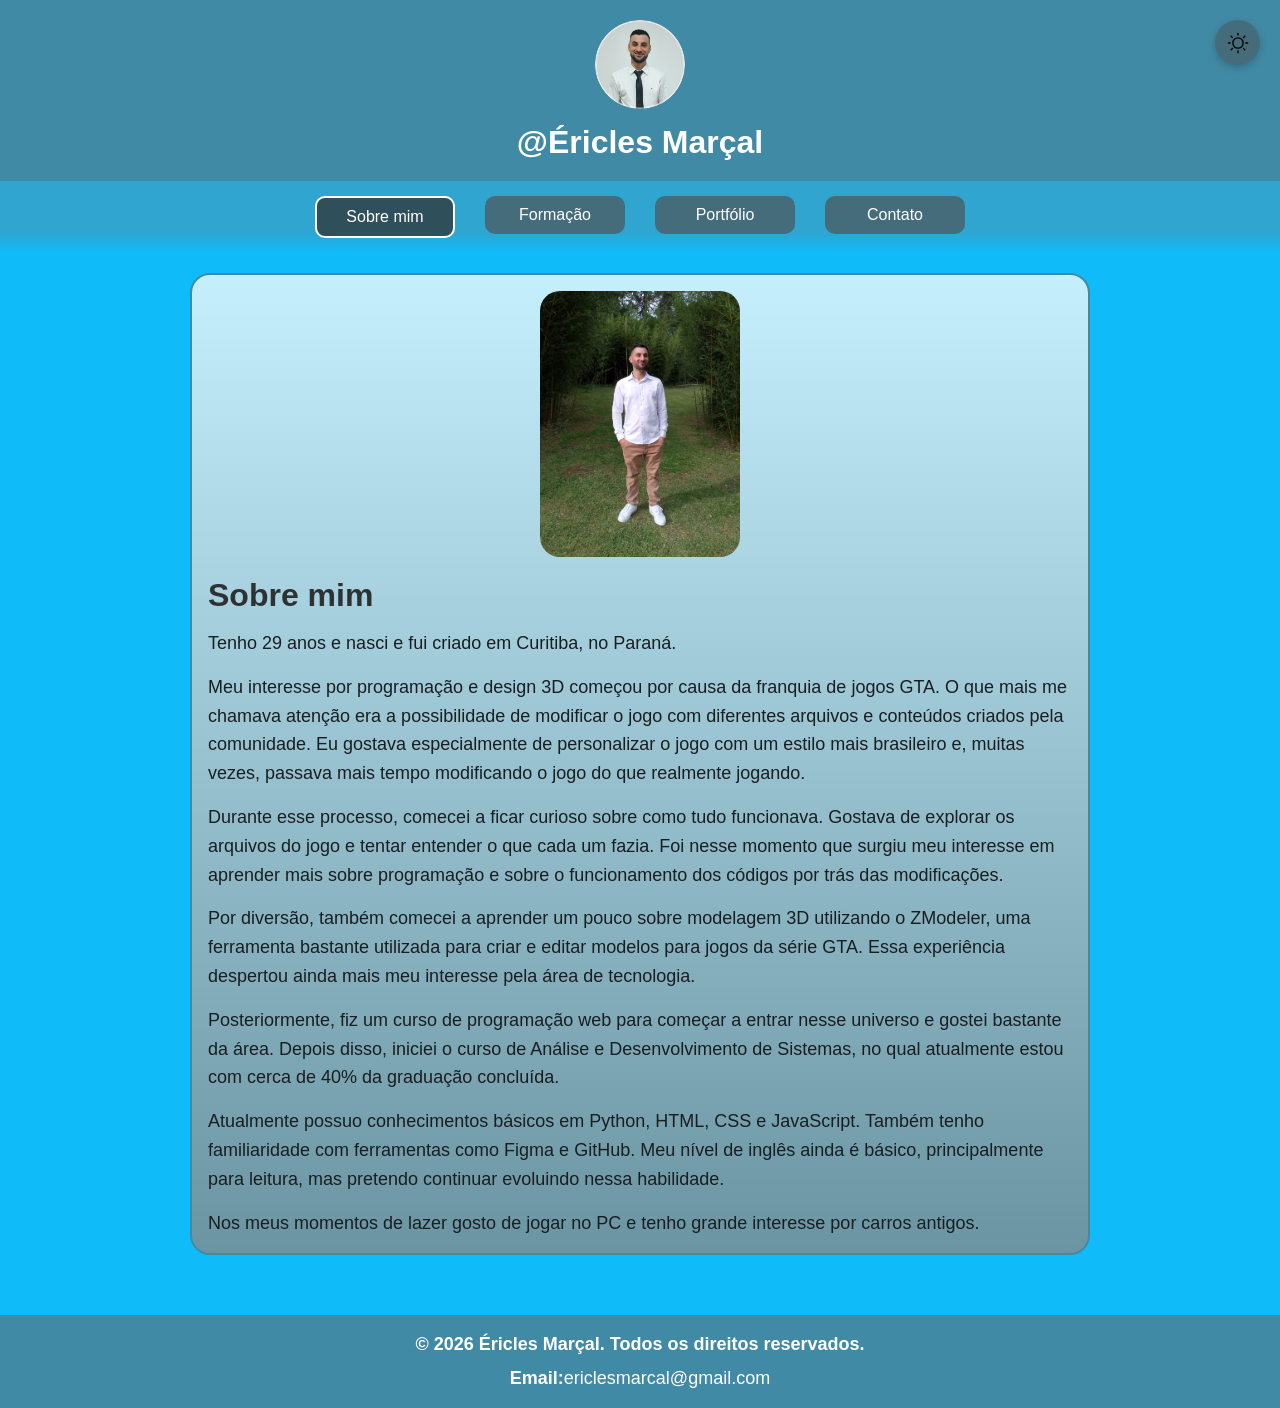
<file: index.html>
<!doctype html>
<html lang="pt-br">
  <head>
    <meta charset="UTF-8" />
    <meta name="viewport" content="width=device-width, initial-scale=1.0" />
    <meta name="description" content="Página pessoal e portfólio." />
    <title>Início - Sobre mim</title>

    <!-- conecta o CSS -->
    <link rel="stylesheet" href="css/style.css" />
  </head>

  <body>
    <!--Cabeçalho-->
    <header id="cabecalho">
      <img
        src="img/img-perfil.png"
        alt="Imagem de perfil de um homem de óculos"
      />
      <h1>@Éricles Marçal</h1>
    </header>

    <!-- MENU -->
    <nav class="menu">
      <ul>
        <li><a href="index.html" class="ativo">Sobre mim</a></li>
        <li><a href="formacao.html">Formação</a></li>
        <li><a href="portfolio.html">Portfólio</a></li>
        <li><a href="contato.html">Contato</a></li>
      </ul>
    </nav>
    <!--Botão para troca de tema-->
    <button id="tema-btn" onclick="trocarTema()">
      <img src="img/sun.svg" id="icon-sun" alt="Tema claro" />
      <img src="img/moon-stars.svg" id="icon-moon" alt="Tema escuro" />
    </button>

    <!-- CONTEÚDO -->
    <main>
      <img src="img/img-01.jpeg" alt="Imagem de perfil de um homem de óculos" />

      <h1>Sobre mim</h1>

      <p>Tenho 29 anos e nasci e fui criado em Curitiba, no Paraná.</p>

      <p>
        Meu interesse por programação e design 3D começou por causa da franquia
        de jogos GTA. O que mais me chamava atenção era a possibilidade de
        modificar o jogo com diferentes arquivos e conteúdos criados pela
        comunidade. Eu gostava especialmente de personalizar o jogo com um
        estilo mais brasileiro e, muitas vezes, passava mais tempo modificando o
        jogo do que realmente jogando.
      </p>

      <p>
        Durante esse processo, comecei a ficar curioso sobre como tudo
        funcionava. Gostava de explorar os arquivos do jogo e tentar entender o
        que cada um fazia. Foi nesse momento que surgiu meu interesse em
        aprender mais sobre programação e sobre o funcionamento dos códigos por
        trás das modificações.
      </p>

      <p>
        Por diversão, também comecei a aprender um pouco sobre modelagem 3D
        utilizando o ZModeler, uma ferramenta bastante utilizada para criar e
        editar modelos para jogos da série GTA. Essa experiência despertou ainda
        mais meu interesse pela área de tecnologia.
      </p>

      <p>
        Posteriormente, fiz um curso de programação web para começar a entrar
        nesse universo e gostei bastante da área. Depois disso, iniciei o curso
        de Análise e Desenvolvimento de Sistemas, no qual atualmente estou com
        cerca de 40% da graduação concluída.
      </p>

      <p>
        Atualmente possuo conhecimentos básicos em Python, HTML, CSS e
        JavaScript. Também tenho familiaridade com ferramentas como Figma e
        GitHub. Meu nível de inglês ainda é básico, principalmente para leitura,
        mas pretendo continuar evoluindo nessa habilidade.
      </p>

      <p>
        Nos meus momentos de lazer gosto de jogar no PC e tenho grande interesse
        por carros antigos.
      </p>
    </main>

    <!-- Rodapé -->
    <footer>
      <p>
        <strong>© 2026 Éricles Marçal. Todos os direitos reservados.</strong>
      </p>
      <p><strong>Email:</strong>ericlesmarcal@gmail.com</p>
    </footer>
    
    <!--conecta o JavaScript-->
    <script src="js/script.js"></script>
  </body>
</html>
</file>
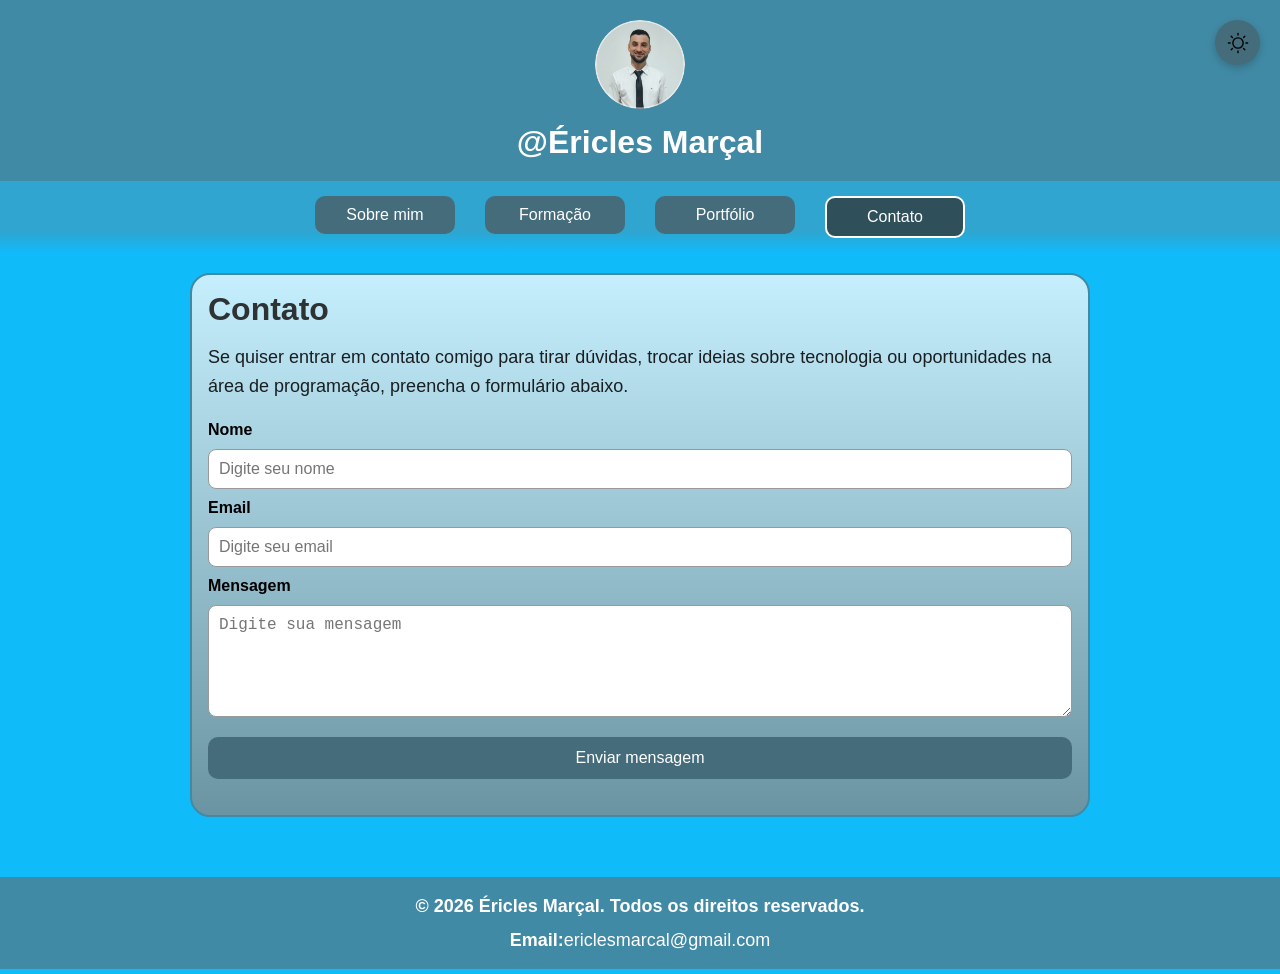
<file: contato.html>
<!doctype html>
<html lang="pt-br">
  <head>
    <meta charset="UTF-8" />
    <meta name="viewport" content="width=device-width, initial-scale=1.0" />
    <meta name="description" content="Página pessoal e portfólio." />
    <title>Contato</title>

    <!-- conecta o CSS -->
    <link rel="stylesheet" href="css/style.css" />
  </head>

  <body>
    <!--Cabeçalho-->
    <header id="cabecalho">
      <img
        src="img/img-perfil.png"
        alt="Imagem de perfil de um homem de óculos"
      />
      <h1>@Éricles Marçal</h1>
    </header>

    <!-- MENU -->
    <nav class="menu">
      <ul>
        <li><a href="index.html">Sobre mim</a></li>
        <li><a href="formacao.html">Formação</a></li>
        <li><a href="portfolio.html">Portfólio</a></li>
        <li><a href="contato.html" class="ativo">Contato</a></li>
      </ul>
    </nav>
    <!--Botão para troca de tema-->
    <button id="tema-btn" onclick="trocarTema()">
      <img src="img/sun.svg" id="icon-sun" alt="Tema claro" />
      <img src="img/moon-stars.svg" id="icon-moon" alt="Tema escuro" />
    </button>

    <!-- CONTEÚDO -->
    <main>
      <h1>Contato</h1>

      <p>
        Se quiser entrar em contato comigo para tirar dúvidas, trocar ideias
        sobre tecnologia ou oportunidades na área de programação, preencha o
        formulário abaixo.
      </p>

      <form id="form-contato">
        <label for="nome">Nome</label>
        <input type="text" id="nome" placeholder="Digite seu nome" />

        <label for="email">Email</label>
        <input type="email" id="email" placeholder="Digite seu email" />

        <label for="mensagem">Mensagem</label>
        <textarea
          id="mensagem"
          rows="5"
          placeholder="Digite sua mensagem"
        ></textarea>

        <button type="submit">Enviar mensagem</button>

        <p id="msg-status"></p>
      </form>
    </main>

    <!-- Rodapé -->
    <footer>
      <p>
        <strong>© 2026 Éricles Marçal. Todos os direitos reservados.</strong>
      </p>
      <p><strong>Email:</strong>ericlesmarcal@gmail.com</p>
    </footer>
    
    <!--conecta o JavaScript-->
    <script src="js/script.js"></script>
  </body>
</html>
</file>
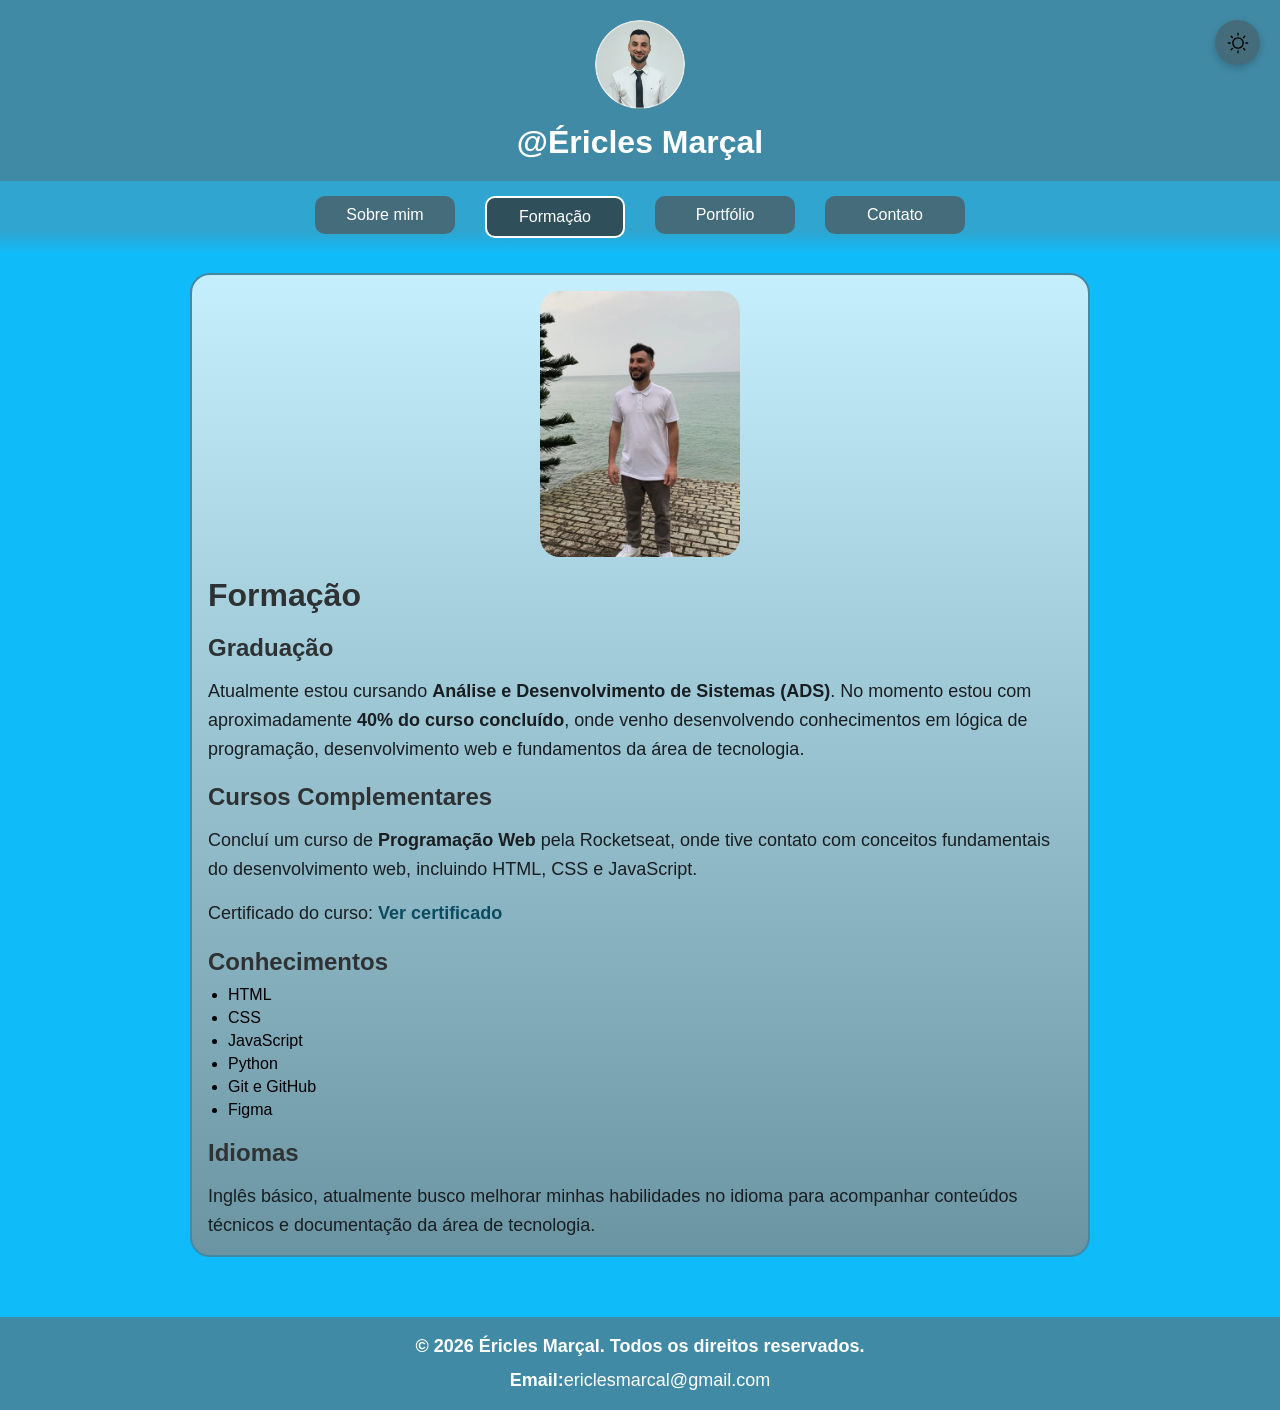
<file: formacao.html>
<!doctype html>
<html lang="pt-br">
  <head>
    <meta charset="UTF-8" />
    <meta name="viewport" content="width=device-width, initial-scale=1.0" />
    <meta name="description" content="Página pessoal e portfólio." />
    <title>Formação</title>

    <!-- conecta o CSS -->
    <link rel="stylesheet" href="css/style.css" />
  </head>

  <body>
    <!--Cabeçalho-->
    <header id="cabecalho">
      <img
        src="img/img-perfil.png"
        alt="Imagem de perfil de um homem de óculos"
      />
      <h1>@Éricles Marçal</h1>
    </header>

    <!-- MENU -->
    <nav class="menu">
      <ul>
        <li><a href="index.html">Sobre mim</a></li>
        <li><a href="formacao.html" class="ativo">Formação</a></li>
        <li><a href="portfolio.html">Portfólio</a></li>
        <li><a href="contato.html">Contato</a></li>
      </ul>
    </nav>
    <!--Botão para troca de tema-->
    <button id="tema-btn" onclick="trocarTema()">
      <img src="img/sun.svg" id="icon-sun" alt="Tema claro" />
      <img src="img/moon-stars.svg" id="icon-moon" alt="Tema escuro" />
    </button>

    <!-- CONTEÚDO -->
    <main>
      <img src="img/img-02.jpeg" alt="Imagem de perfil de um homem de óculos" />

      <h1>Formação</h1>

      <section>
        <h2>Graduação</h2>

        <p>
          Atualmente estou cursando
          <strong>Análise e Desenvolvimento de Sistemas (ADS)</strong>. No
          momento estou com aproximadamente
          <strong>40% do curso concluído</strong>, onde venho desenvolvendo
          conhecimentos em lógica de programação, desenvolvimento web e
          fundamentos da área de tecnologia.
        </p>
      </section>

      <section>
        <h2>Cursos Complementares</h2>

        <p>
          Concluí um curso de <strong>Programação Web</strong> pela Rocketseat,
          onde tive contato com conceitos fundamentais do desenvolvimento web,
          incluindo HTML, CSS e JavaScript.
        </p>

        <p>
          Certificado do curso:
          <a
            href="https://app.rocketseat.com.br/certificates/5b3bce4e-7915-4591-8816-520a9d4f44bc"
            target="_blank"
          >
            Ver certificado
          </a>
        </p>
      </section>

      <section>
        <h2>Conhecimentos</h2>

        <ul>
          <li>HTML</li>
          <li>CSS</li>
          <li>JavaScript</li>
          <li>Python</li>
          <li>Git e GitHub</li>
          <li>Figma</li>
        </ul>
      </section>

      <section>
        <h2>Idiomas</h2>

        <p>
          Inglês básico, atualmente busco melhorar minhas habilidades no idioma
          para acompanhar conteúdos técnicos e documentação da área de
          tecnologia.
        </p>
      </section>
    </main>

    <!-- Rodapé -->
    <footer>
      <p>
        <strong>© 2026 Éricles Marçal. Todos os direitos reservados.</strong>
      </p>
      <p><strong>Email:</strong>ericlesmarcal@gmail.com</p>
    </footer>
    
    <!--conecta o JavaScript-->
    <script src="js/script.js"></script>
  </body>
</html>
</file>
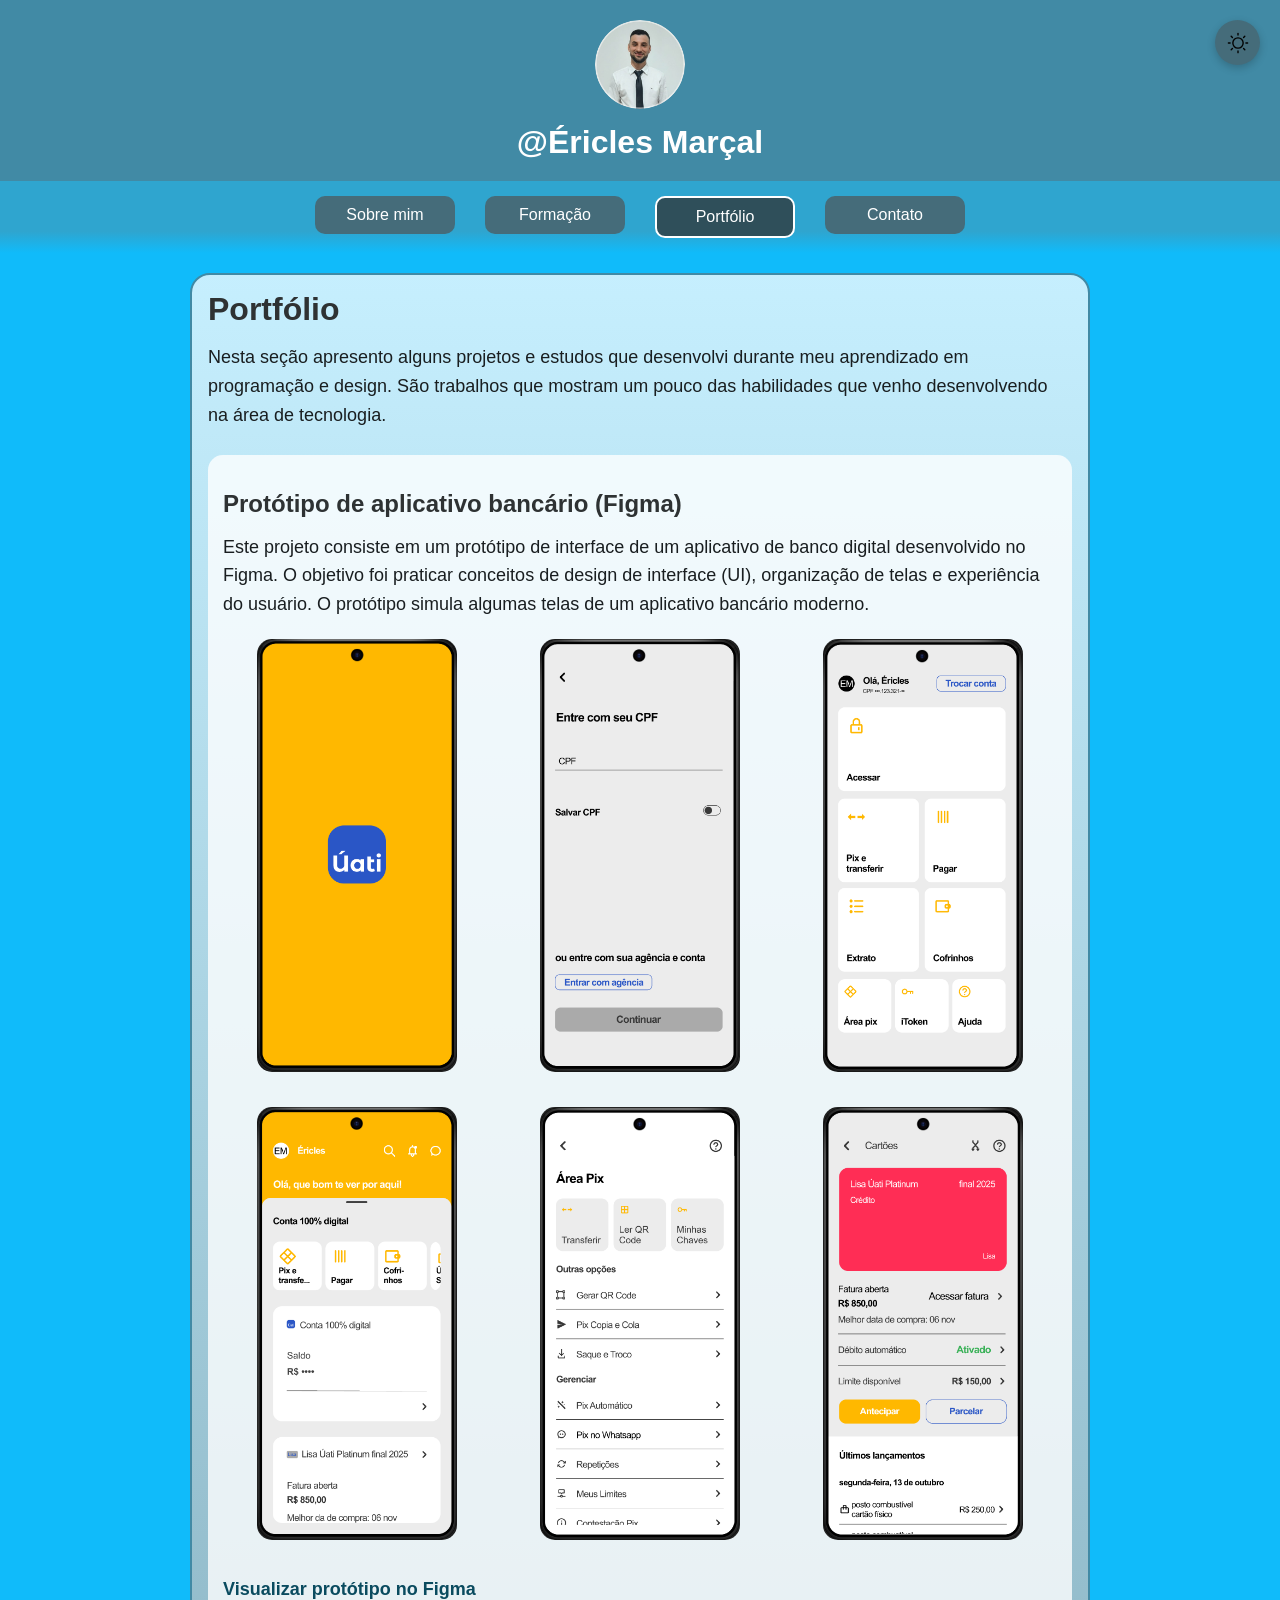
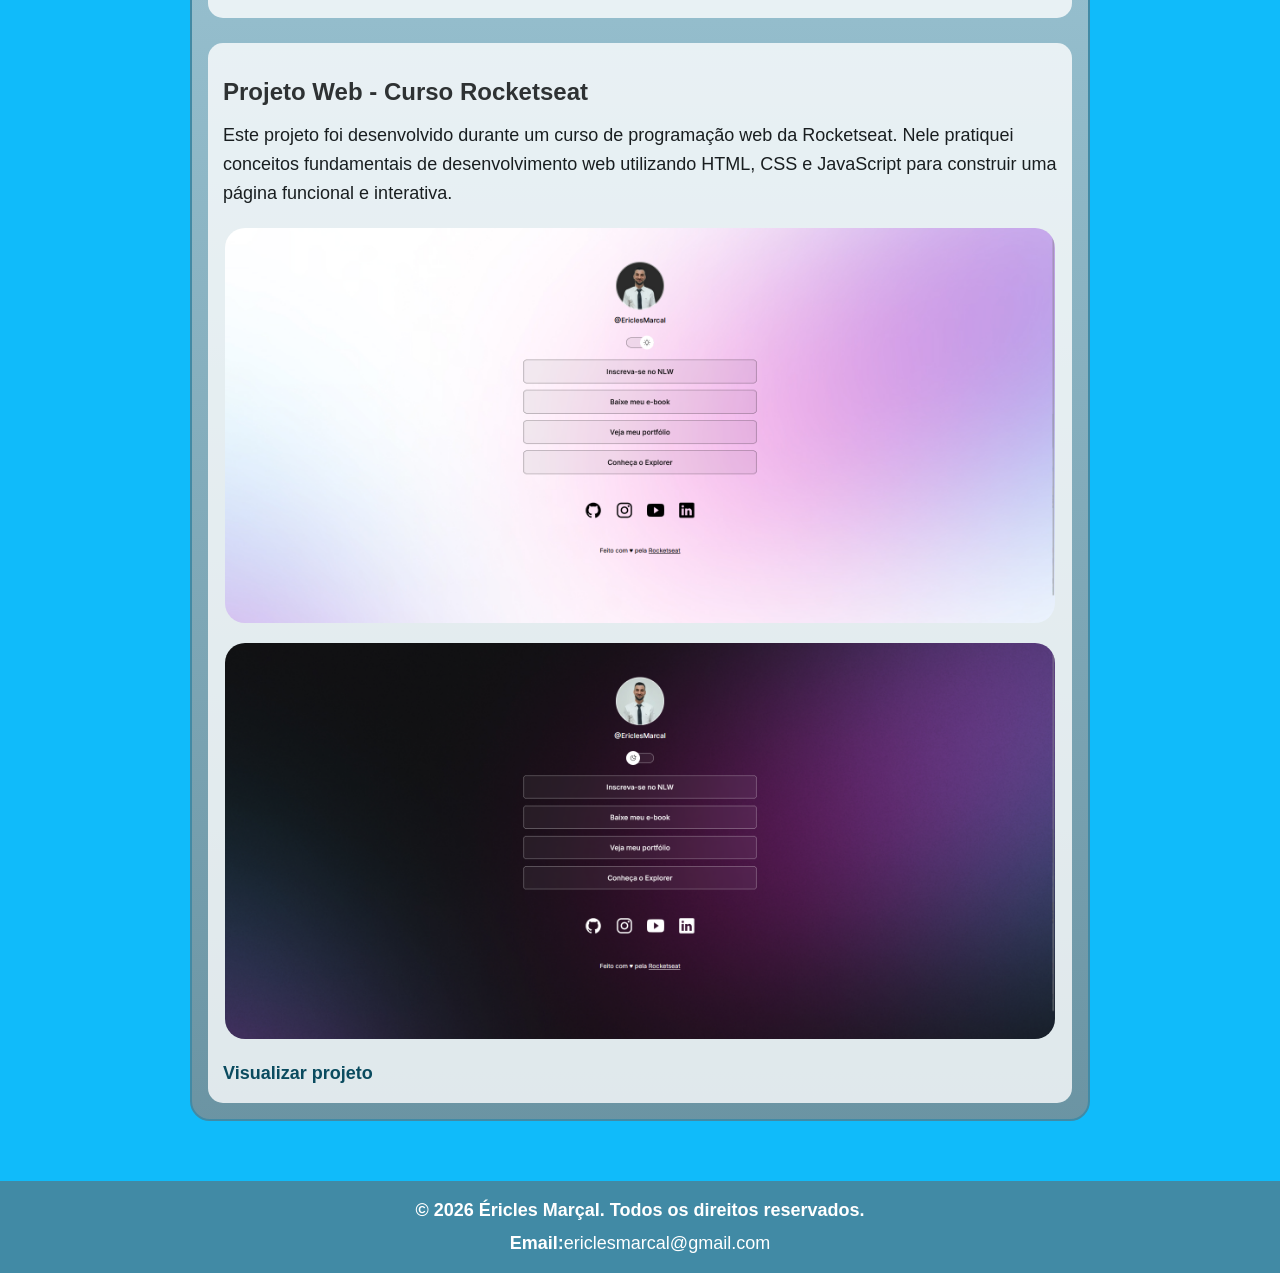
<file: portfolio.html>
<!doctype html>
<html lang="pt-br">
  <head>
    <meta charset="UTF-8" />
    <meta name="viewport" content="width=device-width, initial-scale=1.0" />
    <meta name="description" content="Página pessoal e portfólio." />
    <title>Portfólio</title>

    <!-- conecta o CSS -->
    <link rel="stylesheet" href="css/style.css" />
  </head>

  <body>
    <!--Cabeçalho-->
    <header id="cabecalho">
      <img
        src="img/img-perfil.png"
        alt="Imagem de perfil de um homem de óculos"
      />
      <h1>@Éricles Marçal</h1>
    </header>

    <!-- MENU -->
    <nav class="menu">
      <ul>
        <li><a href="index.html">Sobre mim</a></li>
        <li><a href="formacao.html">Formação</a></li>
        <li><a href="portfolio.html" class="ativo">Portfólio</a></li>
        <li><a href="contato.html">Contato</a></li>
      </ul>
    </nav>
    <!--Botão para troca de tema-->
    <button id="tema-btn" onclick="trocarTema()">
      <img src="img/sun.svg" id="icon-sun" alt="Tema claro" />
      <img src="img/moon-stars.svg" id="icon-moon" alt="Tema escuro" />
    </button>

    <!-- CONTEÚDO -->
    <main>
      <h1>Portfólio</h1>

      <p>
        Nesta seção apresento alguns projetos e estudos que desenvolvi durante
        meu aprendizado em programação e design. São trabalhos que mostram um
        pouco das habilidades que venho desenvolvendo na área de tecnologia.
      </p>

      <section class="projeto">
        <h2>Protótipo de aplicativo bancário (Figma)</h2>

        <p>
          Este projeto consiste em um protótipo de interface de um aplicativo de
          banco digital desenvolvido no Figma. O objetivo foi praticar conceitos
          de design de interface (UI), organização de telas e experiência do
          usuário. O protótipo simula algumas telas de um aplicativo bancário
          moderno.
        </p>

        <div class="galeria-prototipo">
          <img src="img/imgprot-01.png" alt="Imagem prototipo figma 01" />
          <img src="img/imgprot-02.png" alt="Imagem prototipo figma 02" />
          <img src="img/imgprot-03.png" alt="Imagem prototipo figma 03" />
          <img src="img/imgprot-04.png" alt="Imagem prototipo figma 04" />
          <img src="img/imgprot-05.png" alt="Imagem prototipo figma 05" />
          <img src="img/imgprot-06.png" alt="Imagem prototipo figma 06" />
        </div>

        <p>
          <a
            href="https://www.figma.com/proto/ax4oDB4DMZUHQGnp32crhx/Design-clone-banco-%C3%9Aati-?node-id=95-2&starting-point-node-id=4%3A5&t=dmjlp39WV2RpjTv7-1"
            target="_blank"
          >
            Visualizar protótipo no Figma
          </a>
        </p>
      </section>

      <section class="projeto">
        <h2>Projeto Web - Curso Rocketseat</h2>

        <p>
          Este projeto foi desenvolvido durante um curso de programação web da
          Rocketseat. Nele pratiquei conceitos fundamentais de desenvolvimento
          web utilizando HTML, CSS e JavaScript para construir uma página
          funcional e interativa.
        </p>

        <img
          src="img/projetoWeb-01.png"
          alt="Imagem do projeto web 01"
          class="imgprojeto"
        />
        <img
          src="img/projetoWeb-02.png"
          alt="Imagem do projeto web 02"
          class="imgprojeto"
        />

        <p>
          <a href="https://ericlesm.github.io/ProjetoRocket/" target="_blank">
            Visualizar projeto
          </a>
        </p>
      </section>
    </main>

    <!-- Rodapé -->
    <footer>
      <p>
        <strong>© 2026 Éricles Marçal. Todos os direitos reservados.</strong>
      </p>
      <p><strong>Email:</strong>ericlesmarcal@gmail.com</p>
    </footer>
    
    <!--conecta o JavaScript-->
    <script src="js/script.js"></script>
  </body>
</html>
</file>
<file: css/style.css>
/* 
RESET BÁSICO
Remove estilos padrão do navegador e facilita o controle
de tamanhos usando box-sizing
 */
* {
  margin: 0;
  padding: 0;
  box-sizing: border-box;
}

/* 
ESTILO GLOBAL DO SITE
Define fonte e cor de fundo da página
 */
body {
  /*height: 100vh;*/
  background-color: #10bbfa;
  font-family: Arial, Helvetica, sans-serif;
}

/* 
CABEÇALHO (HEADER)
Contém foto de perfil e nome
 */
header {
  padding: 20px;

  /* Flexbox usado para organizar os elementos */
  display: flex;
  flex-direction: column; /* elementos um abaixo do outro */

  align-items: center; /* centraliza horizontalmente */
  justify-content: center;

  gap: 15px; /* espaço entre imagem e título */

  background-color: #418aa5;
}

/* imagem do perfil */
header img {
  width: 90px;
  border-radius: 50%; /* deixa a imagem redonda */
}

/*TÍTULO DO CABEÇALHO*/
header h1 {
  color: #fff;
}

/* 
MENU DE NAVEGAÇÃO
 */
.menu {
  background-image: linear-gradient(#2fa5cf 70%, #10bbfa);
  padding: 15px;
}

/* lista do menu */
.menu ul {
  display: flex;
  justify-content: center; /* centraliza os botões */
  gap: 30px; /* espaço entre os botões */
}

/* remove o marcador de lista */
.menu li {
  list-style: none;
}

/* estilo dos botões do menu */
.menu a {
  text-decoration: none;
  background-color: #456c7a;
  color: #fff;

  padding: 10px 20px;

  border-radius: 10px;

  display: inline-block;

  width: 140px;
  text-align: center;
}

/* efeito quando passa o mouse */
.menu a:hover {
  background-color: #2f4f5a;
  border: #fff solid 2px;
  transform: scale(1.05); /* leve aumento do botão */
}

/* botão da página atual */
.menu a.ativo {
  background-color: #2f4f5a;
  border: #fff solid 2px;
}

/* CONTEÚDO PRINCIPAL (MAIN) */
main {
  border: #418aa5 solid 2px;

  margin: 20px auto 60px; /* centraliza horizontalmente */

  padding: 16px;

  border-radius: 20px;

  background-image: linear-gradient(#ffffffc2, #888888c2);

  max-width: 900px; /* limita largura da página */

  transition: 0.3s;
}

/* títulos principais */
main h1 {
  color: #2e3233;
}

/* subtítulos */
main h2 {
  margin-top: 20px;
  color: #2e3233;
}

/* imagens dentro do conteúdo */
main img {
  width: 200px;

  border-radius: 20px;

  display: block;

  margin: 0 auto 20px auto; /* centraliza imagem */
}

/* LISTAS */
main ul {
  margin-top: 10px;
  padding-left: 20px;
}

main li {
  margin-bottom: 5px;
}

/* LINKS */
main a {
  color: #0a4b5f;
  font-weight: bold;
  text-decoration: none;
}

main a:hover {
  text-decoration: underline;
}

/*
PARÁGRAFOS
Define espaçamento e legibilidade do texto
 */
p {
  color: #191e20;
  font-size: 18px;

  margin-top: 15px;

  line-height: 1.6; /* melhora leitura */
}

/* 
GALERIA DO PROTÓTIPO (PORTFÓLIO)
 */
.galeria-prototipo {
  display: flex;

  justify-content: center;

  flex-wrap: wrap; /* quebra linha quando necessário */

  gap: 15px;

  margin-top: 20px;
}

.galeria-prototipo img {
  border-radius: 15px;
}

/* 
IMAGENS DO PROJETO WEB
 */
.imgprojeto {
  margin: 20px auto;

  width: 830px;

  border-radius: 20px;
}

/*
BLOCOS DE PROJETO (PORTFÓLIO)
*/
.projeto {
  margin-top: 25px;

  padding: 15px;

  border-radius: 15px;

  background-color: #ffffffc9;
}

.projeto h2 {
  margin-bottom: 10px;
}

.projeto a {
  text-decoration: none;
  color: #0a4b5f;
  font-weight: bold;
}

.projeto a:hover {
  text-decoration: underline;
}

/* 
FORMULÁRIO DE CONTATO
*/
form {
  display: flex;
  flex-direction: column;

  gap: 10px;

  margin-top: 20px;
}

form label {
  font-weight: bold;
}

form input,
form textarea {
  padding: 10px;

  border-radius: 8px;

  border: 1px solid #999;

  font-size: 16px;
}

form button {
  margin-top: 10px;

  padding: 12px;

  border: none;

  border-radius: 10px;

  background-color: #456c7a;

  color: white;

  font-size: 16px;

  cursor: pointer;
}

form button:hover {
  background-color: #2f4f5a;
}

/* mensagem de status do formulário */
#msg-status {
  margin-top: 10px;
  font-weight: bold;
}

/* 
BOTÃO DE TROCA DE TEMA (DARK MODE)
 */
#tema-btn {
  position: fixed;

  top: 20px;
  right: 20px;

  width: 45px;
  height: 45px;

  border: none;

  border-radius: 50%;

  background-color: #456c7a;

  cursor: pointer;

  display: flex;
  align-items: center;
  justify-content: center;

  box-shadow: 0 3px 8px rgba(0, 0, 0, 0.2);

  transition: 0.2s;
}

/* efeito visual ao passar o mouse */
#tema-btn:hover {
  transform: scale(1.1);
}

/* tamanho dos ícones */
#tema-btn img {
  width: 22px;
}

/* inicialmente mostra apenas o ícone do sol */
#icon-moon {
  display: none;
}

/* RODAPÉ*/

footer {
  background-color: #418aa5;
  text-align: center;

  display: flex;
  flex-direction: column;
  justify-content: center;

  gap: 5px;
  padding: 15px;
}

footer p {
  color: #fff;
  font-size: 18px;
  margin: 0;
}

/* 
TEMA ESCURO (DARK MODE)
Estilos aplicados quando o body recebe a classe "dark"
*/

/* fundo da página */
body.dark {
  background-color: #0f1720;
}

/* menu */
body.dark nav {
  background-image: linear-gradient(#2c2c2c, #0f1720);
}

/* área principal */
body.dark main {
  background-image: linear-gradient(#2c2c2c, #1b1b1b);
  color: #fff;
}

/* seções internas */
body.dark section {
  background-image: linear-gradient(#2c2c2c, #1b1b1b);
}

/* textos */
body.dark p {
  color: #e0e0e0;
}

body.dark h1,
body.dark h2 {
  color: #e0e0e0;
}

/* botões do menu */
body.dark .menu a {
  background-color: #2f4f5a;
}

/* links */
body.dark main a {
  color: #6ed3ff;
}

body.dark main a:hover {
  text-decoration: underline;
}

/* hover menu */
body.dark .menu a:hover {
  border: 2px solid #6ed3ff;
}

/* botão da página ativa */
body.dark .menu a.ativo {
  border: 2px solid #6ed3ff;
}

/* cabeçalho */
body.dark header {
  background-color: #1c3c4a;
}

/* rodapé */
body.dark footer {
  background-color: #1c3c4a;
}
</file>
